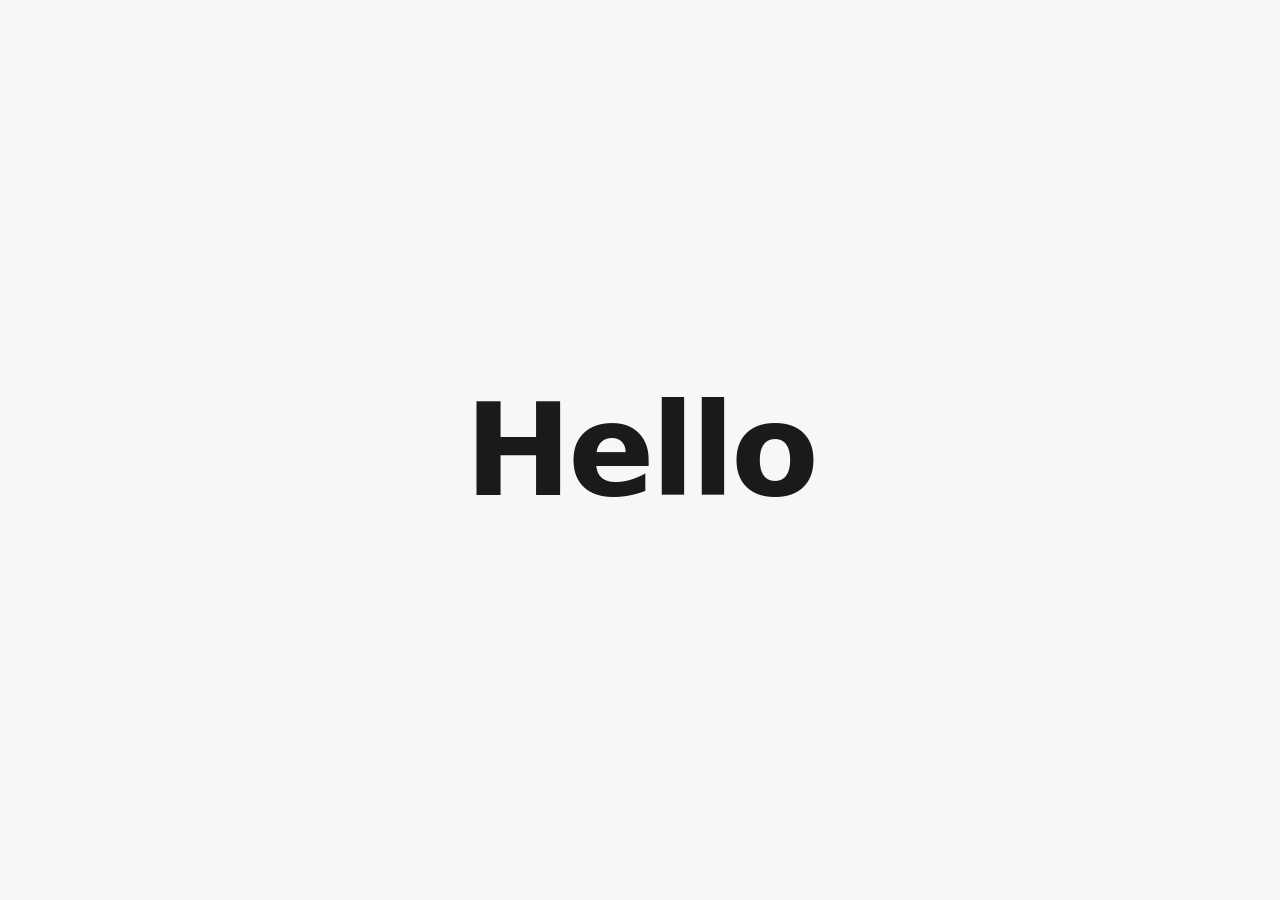
<file: index.html>
<!doctype html>
<html lang="en">
<head>
  <meta charset="utf-8">
  <meta name="viewport" content="width=device-width, initial-scale=1">
  <title>Hello</title>
  <style>
    html, body { height: 100%; margin: 0; }
    body {
      display: flex; align-items: center; justify-content: center;
      font-family: system-ui, -apple-system, "Segoe UI", sans-serif;
      background: #f7f7f5; color: #1a1a1a;
    }
    h1 { font-size: clamp(3rem, 12vw, 8rem); font-weight: 700; letter-spacing: -0.03em; margin: 0; }
    @media (prefers-color-scheme: dark) { body { background: #141414; color: #f2f2f2; } }
  </style>
</head>
<body>
  <h1>Hello</h1>
</body>
</html>
</file>
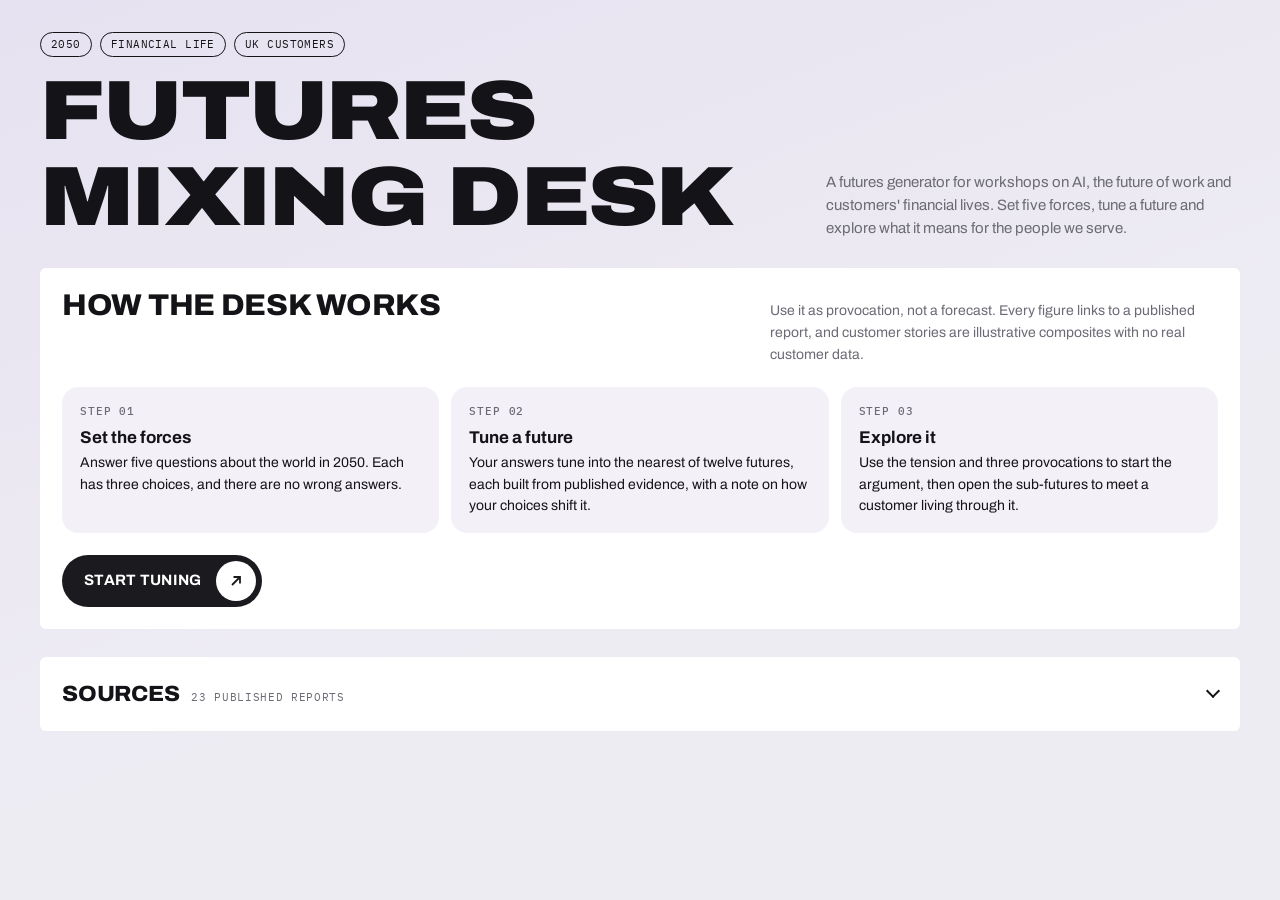
<file: futures-mixing-desk/index.html>
<!doctype html>
<html lang="en">
<head>
<meta charset="utf-8">
<meta name="viewport" content="width=device-width, initial-scale=1, viewport-fit=cover">
<title>Futures Mixing Desk</title>
<meta name="claude:viewport-fit-sides" content="cover">
<link rel="preconnect" href="https://fonts.googleapis.com">
<link rel="stylesheet" href="https://fonts.googleapis.com/css2?family=Archivo:wdth,wght@62..125,400..900&family=Newsreader:opsz,wght@6..72,400;6..72,500&family=IBM+Plex+Mono:wght@400;500&display=swap">
<link rel="stylesheet" href="styles.css">
</head>
<body>
<div class="wrap">
  <header class="hero">
    <div>
      <div class="tagrow"><span class="tagpill">2050</span><span class="tagpill">Financial life</span><span class="tagpill">UK customers</span></div>
      <h1>Futures<br>Mixing Desk</h1>
    </div>
    <p>A futures generator for workshops on AI, the future of work and customers' financial lives. Set five forces, tune a future and explore what it means for the people we serve.</p>
  </header>

  <section class="card intro" aria-labelledby="introTitle">
    <div class="intro-head">
      <h2 class="caps" id="introTitle">How the desk works</h2>
      <p>Use it as provocation, not a forecast. Every figure links to a published report, and customer stories are illustrative composites with no real customer data.</p>
    </div>
    <ol class="how">
      <li><span class="ch">Step 01</span><b>Set the forces</b><span>Answer five questions about the world in 2050. Each has three choices, and there are no wrong answers.</span></li>
      <li><span class="ch">Step 02</span><b>Tune a future</b><span>Your answers tune into the nearest of twelve futures, each built from published evidence, with a note on how your choices shift it.</span></li>
      <li><span class="ch">Step 03</span><b>Explore it</b><span>Use the tension and three provocations to start the argument, then open the sub-futures to meet a customer living through it.</span></li>
    </ol>
    <div class="gen-row" id="startRow">
      <button class="go" id="startBtn" type="button" aria-controls="controls">Start tuning <span class="arr" aria-hidden="true"><svg viewBox="0 0 16 16" fill="none" stroke="currentColor" stroke-width="1.8"><path d="M4 12L12 4M5.5 4H12v6.5"/></svg></span></button>
    </div>
  </section>

  <section class="card controls" id="controls" aria-label="Choose your forces" tabindex="-1" hidden>
    <div class="controls-head"><h2 class="caps">Set the forces</h2><span class="label">5 questions · 3 choices each</span></div>
    <div class="qs" id="qs"></div>
    <div class="gen-row">
      <button class="go" id="genBtn" type="button">Generate future <span class="arr" aria-hidden="true"><svg viewBox="0 0 16 16" fill="none" stroke="currentColor" stroke-width="1.8"><path d="M4 12L12 4M5.5 4H12v6.5"/></svg></span></button>
      <button class="ghost" id="drawBtn" type="button">Surprise me</button>
      <span class="status" id="status"></span>
    </div>
  </section>

  <section class="out" id="out" hidden>
    <div class="card tuner" id="tuner" hidden>
      <div class="window tuner-window" id="tunerWin"><span class="tab">TUNING</span><canvas id="tunerCanvas" aria-hidden="true"></canvas><span class="code" id="tunerHz">000.0 HZ</span></div>
      <div class="tuner-body">
        <span class="label">Signal chain</span>
        <p class="tuner-status" id="tunerStatus" role="status" aria-live="polite">Reading your five channels…</p>
        <ul class="meters" id="meters"></ul>
      </div>
    </div>
    <div id="results" class="results" hidden>
    <article class="card future" id="future"></article>
    <div class="sec-head">
      <div><h2>Sub-futures</h2><p>Three tangible shifts this future produces, drawn from what your choices drive hardest. Open one to meet a customer living through it.</p></div>
      <div style="display:flex;gap:8px;flex-wrap:wrap">
        <button class="ghost" id="rerollBtn" type="button">Draw other sub-futures</button>
        <button class="ghost" id="copyBtn" type="button">Copy for Mural</button>
      </div>
    </div>
    <div class="toast" id="toast"></div>
    <div class="subs" id="subs"></div>
    <section class="sub-panel" id="subPanel" hidden></section>
    </div>
  </section>

  <details class="card sources">
    <summary><span class="caps">Sources</span><span class="label" id="srcCount"></span></summary>
    <ul class="srclist" id="sources"></ul>
  </details>
</div>

<script src="js/data.js"></script>
<script src="js/futures.js"></script>
<script src="js/specimens.js"></script>
<script src="js/app.js"></script>
</body>
</html>
</file>
<file: futures-mixing-desk/styles.css>
/* Layout: specimen cards. Five plain-language questions with three tap choices each, then a large specimen card for the generated future, the five choices as life in this world, and three sub-future tiles that open one at a time into a tinted panel. Lines kept to a minimum: space and soft fills do the separating. */
:root{
  --ground:#E6E2F1; --ground2:#EEECF3; --card:#FFFFFF; --ink:#141418; --muted:#6B6A75; --line:#E4E2EA; --soft:#F3F1F7;
  --pill:#1B1B1F; --pill-ink:#FFFFFF; --seg:#EFEDF4;
  --build:#8A6A12;
  --f-display:"Archivo", "Helvetica Neue", Arial, sans-serif;
  --f-serif:"Newsreader", Georgia, "Times New Roman", serif;
  --f-mono:"IBM Plex Mono", ui-monospace, "SFMono-Regular", Menlo, monospace;
}
@media (prefers-color-scheme: dark){:root:not([data-theme="light"]){
  --ground:#121214; --ground2:#18171C; --card:#1D1C21; --ink:#EEEDF2; --muted:#9C9AA6; --line:#2E2D34; --soft:#26252C;
  --pill:#EEEDF2; --pill-ink:#141418; --seg:#28272E; --build:#E2B54A; color-scheme:dark}}
:root[data-theme="dark"]{
  --ground:#121214; --ground2:#18171C; --card:#1D1C21; --ink:#EEEDF2; --muted:#9C9AA6; --line:#2E2D34; --soft:#26252C;
  --pill:#EEEDF2; --pill-ink:#141418; --seg:#28272E; --build:#E2B54A; color-scheme:dark}

*{box-sizing:border-box}
body{background:linear-gradient(160deg,var(--ground) 0%,var(--ground2) 60%) fixed;background-color:var(--ground);color:var(--ink);
  font-family:var(--f-display);font-size:15px;line-height:1.55;
  padding-left:max(16px, env(safe-area-inset-left, 0px));padding-right:max(16px, env(safe-area-inset-right, 0px));padding-block:24px 64px}
.wrap{max-width:1200px;margin:0 auto;display:flex;flex-direction:column;gap:28px}
h1,h2,h3{margin:0;line-height:1.02;text-wrap:balance}
p{margin:0}
a{color:inherit}
:focus-visible{outline:2px solid var(--ink);outline-offset:3px}
button{font:inherit;cursor:pointer;color:inherit}
.caps{font-family:var(--f-display);font-weight:800;font-stretch:105%;text-transform:uppercase;letter-spacing:-.01em}
.label{font-family:var(--f-mono);font-size:11px;letter-spacing:.06em;text-transform:uppercase;color:var(--muted)}

/* Hero */
.hero{display:flex;flex-wrap:wrap;justify-content:space-between;align-items:flex-end;gap:16px 32px}
.hero h1{font-weight:900;font-stretch:118%;text-transform:uppercase;font-size:clamp(36px,7vw,84px);letter-spacing:-.02em}
.hero p{max-width:46ch;color:var(--muted)}
.tagrow{display:flex;gap:8px;margin-bottom:12px;flex-wrap:wrap}
.tagpill{font-family:var(--f-mono);font-size:11px;border:1px solid var(--ink);border-radius:999px;padding:3px 10px;text-transform:uppercase;letter-spacing:.04em}

/* Card shell */
.card{background:var(--card);border-radius:6px;padding:12px;display:flex;flex-direction:column;gap:16px;min-width:0}
.window{position:relative;border-radius:22px;overflow:hidden;background:linear-gradient(180deg,var(--c1),var(--c2));isolation:isolate}
.window canvas{display:block;width:100%;height:100%}
.float{position:absolute;inset:0;animation:float 11s ease-in-out infinite}
@keyframes float{0%,100%{transform:translateY(0)}50%{transform:translateY(-4px)}}
.tab,.code{position:absolute;background:var(--card);font-family:var(--f-mono);font-size:11px;color:var(--ink);z-index:2;letter-spacing:.02em}
.tab{top:0;left:0;padding:8px 16px 9px 6px;border-bottom-right-radius:18px}
.tab::before,.tab::after,.code::before,.code::after{content:"";position:absolute;width:18px;height:18px}
.tab::before{top:0;right:-18px;background:radial-gradient(circle at 100% 100%,transparent 17.5px,var(--card) 18px)}
.tab::after{left:0;bottom:-18px;background:radial-gradient(circle at 100% 100%,transparent 17.5px,var(--card) 18px)}
.code{bottom:0;right:0;padding:9px 6px 8px 16px;border-top-left-radius:18px}
.code::before{top:-18px;right:0;background:radial-gradient(circle at 0 0,transparent 17.5px,var(--card) 18px)}
.code::after{bottom:0;left:-18px;background:radial-gradient(circle at 0 0,transparent 17.5px,var(--card) 18px)}
.card-body{padding:0 6px 8px;display:flex;flex-direction:column;gap:16px}

/* Questions */
.controls{padding:22px}
.controls-head{display:flex;flex-wrap:wrap;justify-content:space-between;align-items:baseline;gap:8px}
.controls-head h2{font-size:30px}
.qs{display:grid;grid-template-columns:repeat(auto-fit,minmax(min(100%,330px),1fr));gap:26px 32px;margin-top:10px}
.q{display:flex;flex-direction:column;gap:10px;border:0;margin:0;padding:0;min-width:0}
.q legend{padding:0;font-weight:700;font-size:17px;line-height:1.25;margin-bottom:10px}
.q legend small{display:block;font-weight:400;font-size:13px;color:var(--muted);margin-top:2px}
.seg{display:grid;grid-template-columns:repeat(3,minmax(0,1fr));gap:4px;background:var(--seg);border-radius:999px;padding:4px}
.seg input{position:absolute;opacity:0;pointer-events:none}
.seg label{display:flex;align-items:center;justify-content:center;text-align:center;min-height:42px;padding:6px 10px;border-radius:999px;font-size:13.5px;font-weight:600;cursor:pointer;line-height:1.2;transition:background .2s,color .2s}
.seg label:hover{background:var(--card)}
.seg input:checked + label{background:var(--pill);color:var(--pill-ink)}
.seg input:focus-visible + label{outline:2px solid var(--ink);outline-offset:2px}
@media (max-width:420px){.seg label{font-size:12.5px;padding:6px 6px}}

.gen-row{display:flex;flex-wrap:wrap;align-items:center;gap:12px 14px;margin-top:26px}
.go{display:inline-flex;align-items:center;gap:14px;background:var(--pill);color:var(--pill-ink);border:0;border-radius:999px;padding:6px 6px 6px 22px;font-weight:700;font-size:15px;text-transform:uppercase;letter-spacing:.02em}
.go .arr{width:40px;height:40px;border-radius:50%;background:var(--pill-ink);color:var(--pill);display:grid;place-items:center}
.go .arr svg{width:16px;height:16px}
.ghost{border:1px solid var(--ink);background:transparent;border-radius:999px;padding:9px 16px;font-family:var(--f-mono);font-size:12px;text-transform:uppercase;letter-spacing:.04em}
.status{font-family:var(--f-mono);font-size:12px;color:var(--muted)}
.status.dirty{color:var(--build)}

/* Future card */
.out{display:flex;flex-direction:column;gap:28px;scroll-margin-top:16px}
.future{display:grid;grid-template-columns:minmax(0,5fr) minmax(0,6fr);gap:12px 28px}
@media (max-width:860px){.future{grid-template-columns:minmax(0,1fr)}}
.future .window{min-height:440px}
@media (max-width:860px){.future .window{min-height:0;aspect-ratio:4/3.4}}
.future .card-body{padding:12px 6px 8px;gap:18px}
.future h2{font-size:clamp(38px,5.6vw,64px)}
.subtitle{font-family:var(--f-mono);font-size:12px;text-transform:uppercase;letter-spacing:.03em;color:var(--muted)}
.subtitle b{color:var(--ink);font-weight:500}
.lede{font-family:var(--f-serif);font-size:21px;line-height:1.35;max-width:40ch}
.f-sec{display:flex;flex-direction:column;gap:10px;min-width:0}
.more{font-family:var(--f-serif);font-size:17px;line-height:1.5;max-width:60ch}
.yours{display:flex;flex-direction:column;gap:6px;background:var(--soft);border-radius:14px;padding:12px 16px}
.yours p{font-size:14.5px}
.f-deep{grid-column:1/-1;display:grid;grid-template-columns:minmax(0,1fr) minmax(0,1fr);gap:24px 32px;align-items:start;padding:8px 6px 6px}
@media (max-width:860px){.f-deep{grid-template-columns:minmax(0,1fr)}}
.tension{border-radius:16px;padding:16px 18px;background:linear-gradient(170deg,color-mix(in srgb,var(--c2) 45%,var(--card)),var(--card) 90%);box-shadow:inset 0 0 0 1px var(--line)}
.tension p{font-family:var(--f-serif);font-size:19px;line-height:1.35}
.provs{list-style:none;margin:0;padding:0;display:flex;flex-direction:column}
.provs li{font-family:var(--f-serif);font-size:20px;line-height:1.3;padding:12px 0;border-top:1px solid var(--line)}
.provs li:first-child{border-top:0;padding-top:2px}
.tl-tag{display:inline-block;font-family:var(--f-mono);font-size:10px;text-transform:uppercase;letter-spacing:.05em;color:var(--muted);border:1px solid var(--line);border-radius:999px;padding:1px 7px;margin-right:8px;vertical-align:1px}
.wi .explore{font-size:12.5px;color:var(--muted)}
.world{display:flex;flex-direction:column;gap:14px}
.world-list{display:flex;flex-direction:column;gap:12px}
.playback{align-self:flex-start;display:inline-flex;align-items:center;gap:9px}
.playback svg{width:9px;height:9px;transition:transform .2s}
.playback[aria-expanded="true"] svg{transform:rotate(90deg)}
.readouts{display:grid;grid-template-columns:repeat(3,minmax(0,1fr));gap:18px}
@media (max-width:520px){.readouts{grid-template-columns:minmax(0,1fr)}}
.readout{display:flex;flex-direction:column;gap:2px}
.readout b{font-weight:800;font-stretch:110%;font-size:26px;font-variant-numeric:tabular-nums;line-height:1.1}
.readout span{font-size:12.5px;color:var(--muted)}
.finlife{background:var(--soft);border-radius:16px;padding:16px 18px;display:flex;flex-direction:column;gap:8px}
.chip{align-self:flex-start;background:var(--card);border-radius:999px;padding:4px 12px;font-size:12.5px;box-shadow:0 2px 10px rgba(80,60,140,.12)}
.finlife p{font-family:var(--f-serif);font-size:17px;line-height:1.4}
.refs{font-size:13px;color:var(--muted)}
.cite{font-family:var(--f-mono);font-size:10.5px;color:var(--muted);white-space:nowrap;text-decoration:none}
.cite:hover{color:var(--ink);text-decoration:underline}

.wi{display:flex;flex-direction:column;gap:3px;font-size:14px}
.wi .k{font-weight:700;font-size:15px}
.wi .k small{font-family:var(--f-mono);font-weight:400;font-size:10.5px;color:var(--muted);text-transform:uppercase;letter-spacing:.05em;margin-left:6px}

/* Sub-future cards */
.sec-head{display:flex;flex-wrap:wrap;justify-content:space-between;align-items:flex-end;gap:12px 16px}
.sec-head h2{font-weight:900;font-stretch:115%;text-transform:uppercase;font-size:clamp(28px,4vw,44px)}
.sec-head p{color:var(--muted);font-size:14px;max-width:52ch;margin-top:6px}
.subs{display:grid;grid-template-columns:repeat(3,minmax(0,1fr));gap:16px}
@media (max-width:1060px){.subs{grid-template-columns:repeat(2,minmax(0,1fr))}}
@media (max-width:700px){.subs{grid-template-columns:minmax(0,1fr)}}
.sub-tile{display:grid;grid-template-columns:96px minmax(0,1fr);gap:16px;align-items:center;text-align:left;background:var(--card);border:0;border-radius:6px;padding:10px 16px 10px 10px;box-shadow:inset 0 0 0 1.5px transparent;transition:box-shadow .2s}
.sub-tile:hover{box-shadow:inset 0 0 0 1.5px var(--line)}
.sub-tile.on{box-shadow:inset 0 0 0 1.5px var(--ink)}
.tile-win{display:block;aspect-ratio:1;border-radius:14px;max-width:100%}
.tile-body{display:flex;flex-direction:column;gap:5px;min-width:0}
.tile-title{font-size:19px;line-height:1.08}
.tile-open{display:inline-flex;align-items:center;gap:7px;font-family:var(--f-mono);font-size:11px;text-transform:uppercase;letter-spacing:.05em;margin-top:4px}
.tile-open svg{width:8px;height:8px;transition:transform .2s}
.sub-tile.on .tile-open svg{transform:rotate(90deg)}
@media (max-width:420px){.sub-tile{grid-template-columns:72px minmax(0,1fr);gap:12px}}
.sub-panel{background:color-mix(in srgb,var(--c2) 24%,var(--card));border-radius:22px;padding:26px;display:flex;flex-direction:column;gap:22px;animation:rise .4s ease both}
@media (max-width:520px){.sub-panel{padding:20px 18px}}
.sp-head{display:flex;flex-direction:column;gap:10px}
.sp-head h3{font-weight:900;font-stretch:112%;font-size:clamp(28px,3.6vw,42px)}
.sp-grid{display:grid;grid-template-columns:minmax(0,1.1fr) minmax(0,1fr);gap:22px 32px;align-items:start}
@media (max-width:860px){.sp-grid{grid-template-columns:minmax(0,1fr)}}
.sp-col{display:flex;flex-direction:column;gap:22px;min-width:0}
.sp-sec{display:flex;flex-direction:column;gap:10px}
.sp-label{align-self:flex-start;font-family:var(--f-mono);font-size:11px;text-transform:uppercase;letter-spacing:.06em;background:var(--pill);color:var(--pill-ink);border-radius:999px;padding:4px 11px}
.sub-panel .what{font-family:var(--f-serif);font-size:19px;line-height:1.4}
.sub-panel .story{background:var(--card)}
.sub-panel .hmw{background:linear-gradient(170deg,color-mix(in srgb,var(--c2) 55%,var(--card)),var(--card) 85%)}
.tags{display:flex;flex-wrap:wrap;gap:6px}
.tags span{font-family:var(--f-mono);font-size:10.5px;text-transform:uppercase;letter-spacing:.04em;background:var(--soft);border-radius:999px;padding:4px 9px}
.tags span.str{background:var(--pill);color:var(--pill-ink)}
.drv{font-family:var(--f-mono);font-size:11px;text-transform:uppercase;letter-spacing:.04em;color:var(--muted)}
.what{font-size:14.5px}
.timeline{list-style:none;margin:0;padding:0 0 0 22px;display:flex;flex-direction:column;gap:14px;position:relative}
.timeline::before{content:"";position:absolute;left:5px;top:8px;bottom:8px;width:2px;background:color-mix(in srgb,var(--ink) 22%,transparent)}
.timeline li{display:grid;grid-template-columns:4.4em minmax(0,1fr);gap:10px;font-size:14px;position:relative}
.timeline li::before{content:"";position:absolute;left:-22px;top:4px;width:12px;height:12px;border-radius:50%;background:var(--card);box-shadow:inset 0 0 0 2px var(--muted)}
.timeline .when{font-family:var(--f-mono);font-size:11px;text-transform:uppercase;padding-top:2px;color:var(--muted)}
.timeline li.end{font-weight:700}
.timeline li.end::before{background:var(--ink);box-shadow:none}
.timeline li.end .when{color:var(--ink)}
.story{border-radius:16px;padding:16px 18px;background:var(--soft);font-size:14.5px}
.story .who{display:block;font-family:var(--f-mono);font-size:10.5px;text-transform:uppercase;letter-spacing:.05em;color:var(--muted);margin-bottom:6px}
.hmw{border-radius:16px;padding:18px;background:linear-gradient(170deg,var(--c2),var(--card) 85%);display:flex;flex-direction:column;gap:10px}
.hmw p{font-family:var(--f-serif);font-size:22px;line-height:1.22;color:var(--ink)}
.hmw .chip{color:#141418;background:#FFFFFF}

.intro{padding:22px;gap:22px}
.intro-head{display:flex;flex-wrap:wrap;justify-content:space-between;align-items:baseline;gap:8px 32px}
.intro-head h2{font-size:30px}
.intro-head p{max-width:56ch;color:var(--muted);font-size:14px}
.how{list-style:none;margin:0;padding:0;display:grid;grid-template-columns:repeat(auto-fit,minmax(min(100%,260px),1fr));gap:12px}
.how li{background:var(--soft);border-radius:16px;padding:16px 18px;display:flex;flex-direction:column;gap:4px;font-size:14px}
.how b{font-size:17px;line-height:1.25}
.how .ch{text-transform:uppercase}
.intro .gen-row{margin-top:0}
.controls{scroll-margin-top:16px}
.controls:focus{outline:none}
.sources{display:block;padding:0}
.sources summary{display:flex;align-items:baseline;gap:12px;padding:20px 22px;cursor:pointer;list-style:none}
.sources summary::-webkit-details-marker{display:none}
.sources summary .caps{font-size:22px}
.sources summary::after{content:"";margin-left:auto;align-self:center;width:8px;height:8px;border-right:2px solid var(--ink);border-bottom:2px solid var(--ink);transform:translateY(-3px) rotate(45deg);transition:transform .2s}
.sources[open] summary::after{transform:translateY(2px) rotate(225deg)}
.sources .srclist{padding:0 22px 22px}
.srclist{margin:0;padding:0;list-style:none;display:flex;flex-direction:column;gap:6px;font-size:13px}
.srclist li{display:grid;grid-template-columns:3em minmax(0,1fr);gap:6px}
.srclist .k{font-family:var(--f-mono);color:var(--muted)}
.toast{font-family:var(--f-mono);font-size:12px;min-height:1.2em}
#copyFallback{width:100%;font-family:var(--f-mono);font-size:12px;background:var(--card);color:var(--ink);border:1px solid var(--line);border-radius:6px;padding:8px}
@keyframes rise{from{opacity:.4;transform:translateY(10px)}to{opacity:1;transform:none}}
.fresh .sub-tile:nth-child(2){animation-delay:.08s}.fresh .sub-tile:nth-child(3){animation-delay:.16s}
[hidden]{display:none!important}
.ch{display:block;font-family:var(--f-mono);font-size:10.5px;font-weight:500;letter-spacing:.08em;color:var(--muted);margin-bottom:3px}
.go:disabled{opacity:.35;cursor:not-allowed}
.results{display:flex;flex-direction:column;gap:28px}
.fresh .future,.fresh .sub-tile{animation:rise .5s ease both}
.tuner{display:grid;grid-template-columns:minmax(0,1.5fr) minmax(0,1fr);gap:20px;align-items:center}
@media (max-width:860px){.tuner{grid-template-columns:minmax(0,1fr)}}
.tuner-window{min-height:280px}
@media (max-width:860px){.tuner-window{min-height:0;aspect-ratio:4/3}}
.tuner-window canvas{position:absolute;inset:0;width:100%;height:100%}
.tuner-body{display:flex;flex-direction:column;gap:14px;padding:6px 10px 10px}
.tuner-status{font-family:var(--f-serif);font-weight:400;font-size:clamp(19px,2vw,23px);line-height:1.25;min-height:2.5em}
.meters{list-style:none;margin:0;padding:0;display:flex;flex-direction:column;gap:12px}
.meters li{display:grid;grid-template-columns:minmax(0,1fr) auto;gap:4px 12px;align-items:center}
.meters .mlab{font-family:var(--f-mono);font-size:10.5px;text-transform:uppercase;letter-spacing:.05em;color:var(--muted)}
.meters .mval{font-size:12.5px;font-weight:600;opacity:0;transition:opacity .25s}
.meters li.locked .mval{opacity:1}
.meter{grid-column:1/-1;display:grid;grid-template-columns:repeat(12,minmax(0,1fr));gap:3px}
.meter i{height:4px;background:var(--line);border-radius:2px}
.meter i.on{background:var(--muted)}
.meters li.locked .meter i.on{background:var(--ink);opacity:.75}
@media (prefers-reduced-motion:reduce){*{animation:none!important;transition:none!important}}
</file>
